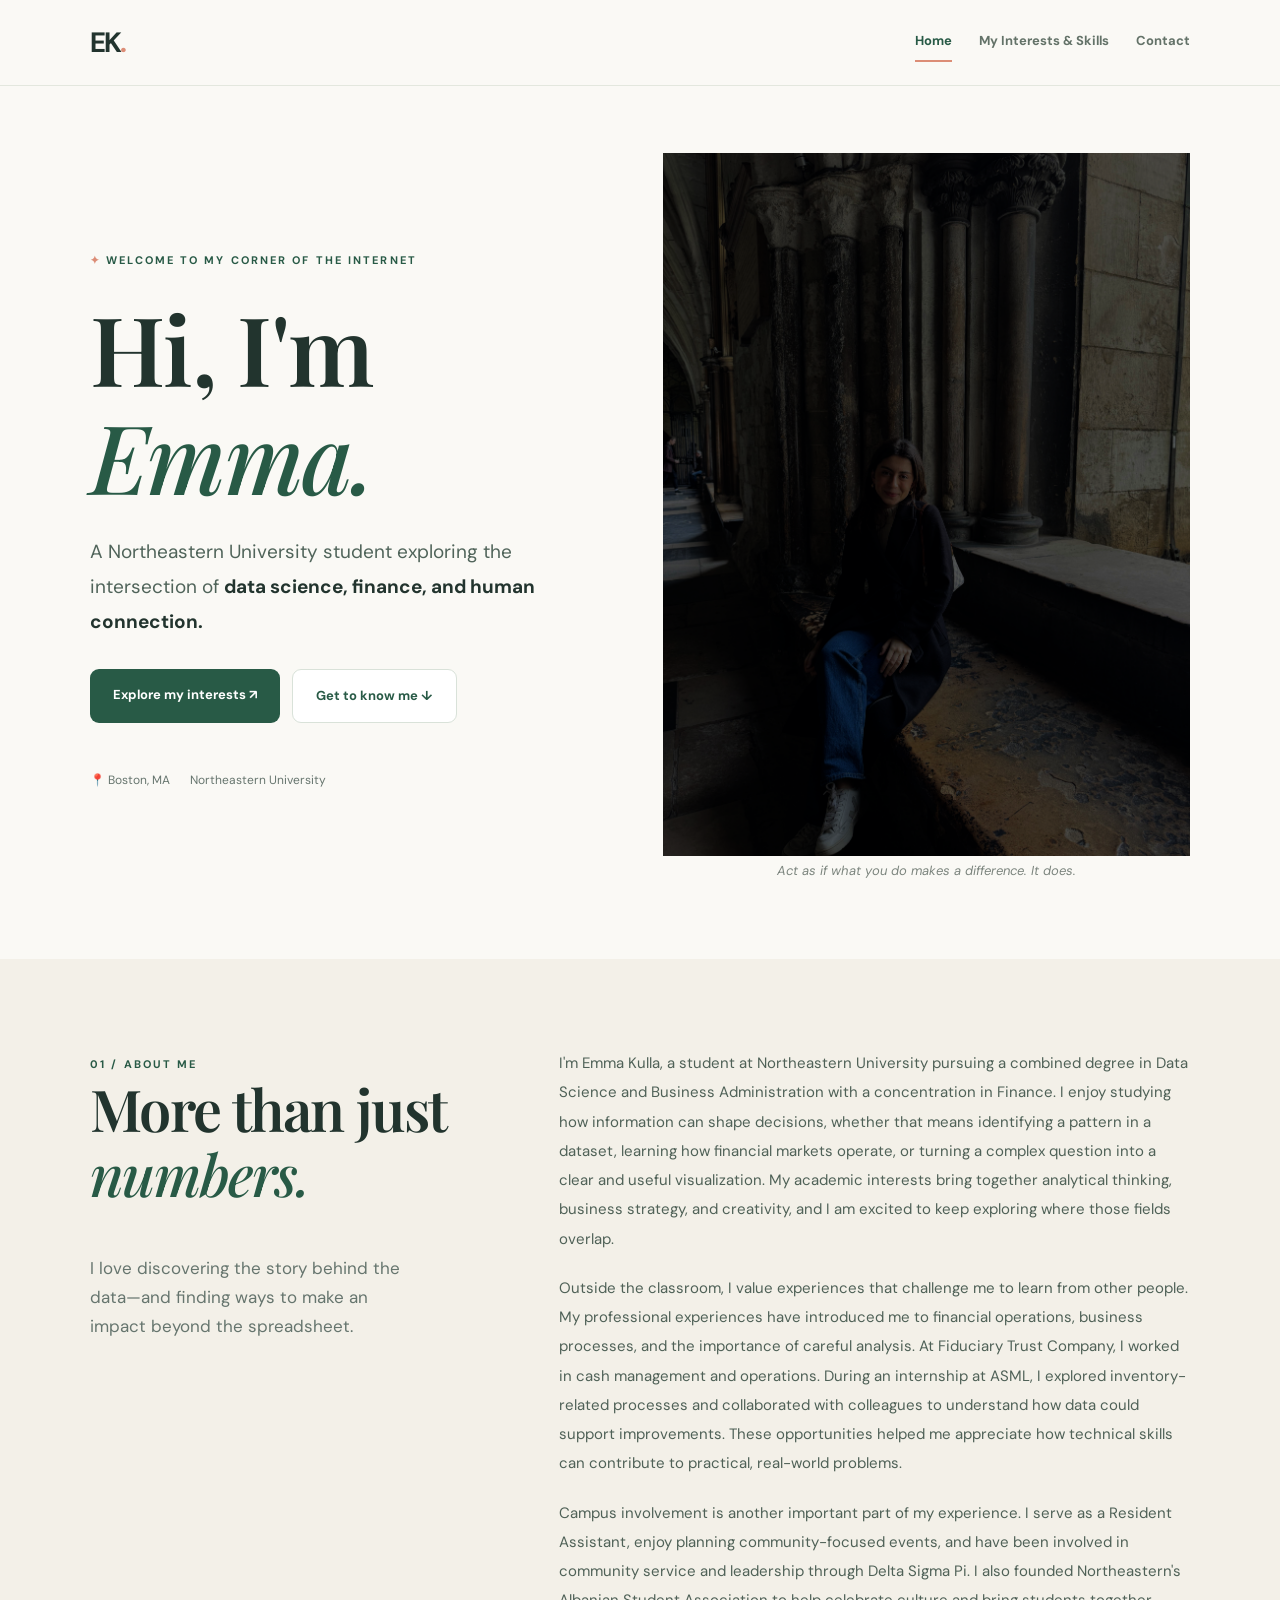
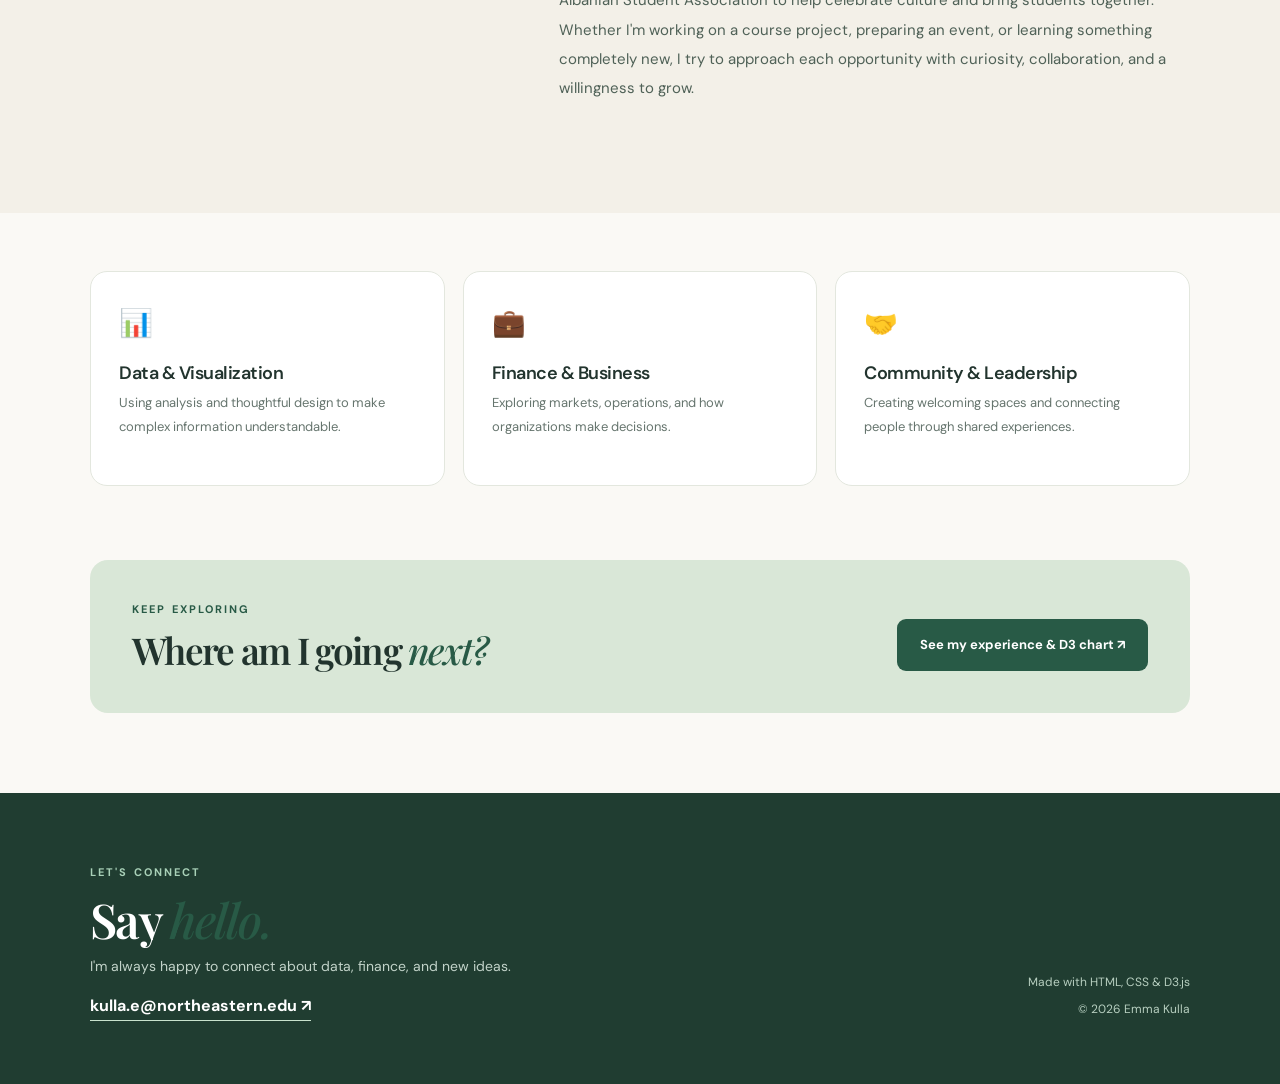
<file: index.html>
<!DOCTYPE html>
<html lang="en">
<head>
  <meta charset="UTF-8">
  <meta name="viewport" content="width=device-width, initial-scale=1">
  <meta name="description" content="Emma Kulla's personal website about her inolvements in data science, finance, and campus leadership.">
  <title>Emma Kulla | Home</title>
  <link rel="preconnect" href="https://fonts.googleapis.com">
  <link rel="preconnect" href="https://fonts.gstatic.com" crossorigin>
  <link href="https://fonts.googleapis.com/css2?family=DM+Sans:wght@400;500;600;700&family=Playfair+Display:wght@500;600;700&display=swap" rel="stylesheet">
  <link rel="stylesheet" href="styles.css">
</head>
<body>
  <header class="site-header">
    <div class="shell nav-wrap">
      <a class="brand" href="index.html">EK<span class="brand-dot">.</span></a>
      <nav aria-label="Main navigation">
        <a class="nav-link active" aria-current="page" href="index.html">Home</a>
        <a class="nav-link" href="interests.html">My Interests &amp; Skills</a>
        <a class="nav-link" href="#contact">Contact</a>
      </nav>
    </div>
  </header>
  <main>
    <section class="hero shell">
      <div class="hero-text">
        <span class="eyebrow"><span class="sparkle">✦</span> WELCOME TO MY CORNER OF THE INTERNET</span>
        <h1>Hi, I'm <em>Emma.</em></h1>
        <p class="lead">A Northeastern University student exploring the intersection of <strong>data science, finance, and human connection.</strong></p>
        <div class="hero-actions">
          <a class="button primary" href="interests.html">Explore my interests <span aria-hidden="true">↗</span></a>
          <a class="button secondary" href="#about">Get to know me ↓</a>
        </div>
        <div class="mini-facts"><span>📍 Boston, MA</span><span> Northeastern University</span></div>
      </div>
      <div class="hero-art">
        <img src="emma_img.jpg" alt="Headshot of Emma Kulla" class="hero-headshot">
        <span class="art-caption">Act as if what you do makes a difference. It does.</span>
      </div>
    </section>
    <section id="about" class="about-section">
      <div class="shell split">
        <div><span class="eyebrow">01 / ABOUT ME</span><h2>More than just <em>numbers.</em></h2><p class="section-note">I love discovering the story behind the data—and finding ways to make an impact beyond the spreadsheet.</p></div>
        <div class="prose">
          <p>I'm Emma Kulla, a student at Northeastern University pursuing a combined degree in Data Science and Business Administration with a concentration in Finance. I enjoy studying how information can shape decisions, whether that means identifying a pattern in a dataset, learning how financial markets operate, or turning a complex question into a clear and useful visualization. My academic interests bring together analytical thinking, business strategy, and creativity, and I am excited to keep exploring where those fields overlap.</p>
          <p>Outside the classroom, I value experiences that challenge me to learn from other people. My professional experiences have introduced me to financial operations, business processes, and the importance of careful analysis. At Fiduciary Trust Company, I worked in cash management and operations. During an internship at ASML, I explored inventory-related processes and collaborated with colleagues to understand how data could support improvements. These opportunities helped me appreciate how technical skills can contribute to practical, real-world problems.</p>
          <p>Campus involvement is another important part of my experience. I serve as a Resident Assistant, enjoy planning community-focused events, and have been involved in community service and leadership through Delta Sigma Pi. I also founded Northeastern's Albanian Student Association to help celebrate culture and bring students together. Whether I'm working on a course project, preparing an event, or learning something completely new, I try to approach each opportunity with curiosity, collaboration, and a willingness to grow.</p>
        </div>
      </div>
    </section>
    <section class="shell quick-cards" aria-label="Areas of focus">
      <article class="quick-card"><span class="card-icon">📊</span><h3>Data &amp; Visualization</h3><p>Using analysis and thoughtful design to make complex information understandable.</p></article>
      <article class="quick-card"><span class="card-icon">💼</span><h3>Finance &amp; Business</h3><p>Exploring markets, operations, and how organizations make decisions.</p></article>
      <article class="quick-card"><span class="card-icon">🤝</span><h3>Community &amp; Leadership</h3><p>Creating welcoming spaces and connecting people through shared experiences.</p></article>
    </section>
    <section class="cta-strip shell"><div><span class="eyebrow">KEEP EXPLORING</span><h2>Where am I going <em>next?</em></h2></div><a class="button primary" href="interests.html">See my experience &amp; D3 chart ↗</a></section>
  </main>
  <footer id="contact" class="footer"><div class="shell footer-layout"><div><span class="eyebrow">LET'S CONNECT</span><h2>Say <em>hello.</em></h2><p>I'm always happy to connect about data, finance, and new ideas.</p><a class="contact-email" href="mailto:kulla.e@northeastern.edu">kulla.e@northeastern.edu ↗</a></div><div class="footer-end"><span>Made with HTML, CSS &amp; D3.js</span><span>© 2026 Emma Kulla</span></div></div></footer>
</body>
</html>
</file>
<file: styles.css>
:root{--ink:#22342e;--muted:#66756e;--paper:#faf9f5;--cream:#f3f0e8;--sage:#d9e7d7;--green:#285a46;--coral:#dc8d76;--line:#e3e7de}*{box-sizing:border-box}html{scroll-behavior:smooth}body{margin:0;background:var(--paper);color:var(--ink);font-family:'DM Sans',Arial,sans-serif;line-height:1.7}a{color:inherit}img{max-width:100%;height:auto}.shell{width:min(1100px,calc(100% - 48px));margin-inline:auto}.site-header{background:rgba(250,249,245,.96);border-bottom:1px solid var(--line)}.nav-wrap{display:flex;align-items:center;justify-content:space-between;gap:20px;min-height:85px}.brand{font-weight:700;font-size:28px;letter-spacing:-2px;text-decoration:none}.brand-dot{color:var(--coral)}nav{display:flex;flex-wrap:wrap;gap:27px}nav a{font-weight:700;font-size:13px;text-decoration:none;padding:7px 0;color:#637268}nav a:hover,nav a.active{color:var(--green)}nav a.active{border-bottom:2px solid var(--coral)}.eyebrow{display:inline-block;font-size:11px;letter-spacing:2.1px;font-weight:700;color:var(--green)}.sparkle{color:var(--coral)}h1,h2,h3,h4,p{margin-top:0}h1,h2,h3{letter-spacing:-1.7px;line-height:1.13}h1,h2,h3,.footer h2{font-family:'Playfair Display',Georgia,serif;font-weight:600}em{color:var(--green);font-weight:500}h1{font-size:clamp(62px,7.5vw,103px);margin:20px 0 24px}h2{font-size:clamp(36px,4.5vw,58px)}h3{font-size:clamp(30px,3.3vw,44px)}h4{font-size:23px;margin:7px 0 0}.hero{min-height:650px;display:grid;grid-template-columns:1fr .98fr;align-items:center;gap:35px;padding-block:67px 76px}.hero-text{max-width:570px}.lead{font-size:19px;line-height:1.85;color:#50645a;max-width:510px}.lead strong{color:var(--ink);font-weight:700}.hero-actions{display:flex;gap:12px;flex-wrap:wrap;margin:30px 0}.button{display:inline-block;text-decoration:none;border-radius:9px;font-size:13px;font-weight:700;padding:15px 23px;transition:transform .2s ease,background .2s ease}.button:hover{transform:translateY(-2px)}.button.primary{background:var(--green);color:#fff}.button.primary:hover{background:#1c4535}.button.secondary{background:#fff;border:1px solid #d9e2d9;color:var(--green)}.mini-facts{display:flex;gap:20px;flex-wrap:wrap;color:var(--muted);font-size:12px;margin-top:47px}.hero-art{text-align:center}.hero-art img{display:block;width:100%}.art-caption{font-style:italic;font-size:13px;color:#7c857e}.about-section{background:var(--cream);padding:90px 0}.split{display:grid;grid-template-columns:.75fr 1.25fr;gap:90px}.section-note{color:var(--muted);font-size:17px;max-width:315px}.prose{color:#4f6157;font-size:15px;line-height:1.95}.prose p{margin-bottom:20px}.quick-cards{display:grid;grid-template-columns:repeat(3,1fr);gap:18px;padding-block:58px 74px}.quick-card{background:#fff;border:1px solid var(--line);border-radius:17px;padding:28px;min-height:215px}.card-icon{font-size:27px}.quick-card h3{font-family:'DM Sans',Arial,sans-serif;letter-spacing:-.5px;font-size:18px;margin:17px 0 8px}.quick-card p{font-size:13px;color:var(--muted);line-height:1.8}.cta-strip{background:var(--sage);padding:34px 42px 42px;border-radius:18px;display:flex;align-items:end;justify-content:space-between;gap:20px;margin-bottom:80px}.cta-strip h2{font-size:37px;margin:8px 0 0}.footer{background:#203d31;color:#fff;padding:64px 0}.footer-layout{display:flex;justify-content:space-between;align-items:end;gap:25px}.footer .eyebrow{color:#a9d1b8}.footer h2{font-size:48px;margin:8px 0}.footer p{font-size:14px;color:#c2d3c9}.contact-email{font-weight:700;text-decoration:none;border-bottom:1px solid #c9e3ce;padding-bottom:4px}.footer-end{display:flex;flex-direction:column;gap:7px;text-align:right;font-size:12px;color:#b7cfc0}.page-intro{display:grid;grid-template-columns:1fr .85fr;align-items:center;gap:50px;padding-block:82px 60px}.page-intro h2{font-size:clamp(48px,6vw,78px);margin:20px 0}.compact{max-width:560px}.interests-image{width:100%}.interests-copy{padding-block:15px 70px}.section-heading{max-width:760px;margin-bottom:28px}.section-heading h3{margin:12px 0 10px}.section-heading p{color:var(--muted);font-size:14px}.columns{columns:2;column-gap:48px}.columns p{break-inside:avoid}.chart-section{background:var(--cream);padding:75px 0 90px}.chart-card{background:white;border:1px solid var(--line);border-radius:18px;padding:30px 35px 20px;box-shadow:0 15px 30px rgba(34,52,46,.035)}.chart-top{display:flex;justify-content:space-between;align-items:center;gap:20px}.chart-pill{font-size:11px;color:var(--green);background:#e4efe5;border-radius:50px;padding:8px 14px;font-weight:700}#skills-chart svg{display:block;width:100%;height:auto;overflow:visible}.chart-detail{min-height:52px;background:#f6f9f5;border-radius:9px;padding:14px 18px;font-size:13px;color:var(--green)}.chart-source{font-size:11px;color:#7b8880;margin:14px 0 0}.interest-list{display:grid;grid-template-columns:1fr 1.1fr;gap:75px;padding-block:90px 35px}.interest-list ol{margin:0;padding-left:28px}.interest-list li{padding:0 0 19px 12px;color:#57665d}.interest-list li::marker{color:var(--coral);font-weight:700}.back-row{padding-bottom:80px}@media(max-width:800px){.hero,.split,.page-intro,.interest-list{grid-template-columns:1fr}.hero{padding-block:45px;gap:20px}.hero-art{max-width:580px;margin:auto}.split,.page-intro,.interest-list{gap:25px}.quick-cards{grid-template-columns:1fr}.columns{columns:1}.cta-strip,.footer-layout{align-items:start;flex-direction:column}.footer-end{text-align:left}.page-intro{padding-top:50px}.interests-image{max-width:400px}.mini-facts{margin-top:25px}}@media(max-width:480px){.shell{width:min(100% - 30px,1100px)}.nav-wrap{align-items:start;padding-block:15px;flex-direction:column;gap:8px}.site-header nav{gap:16px}h1{font-size:64px}.hero{min-height:0}.about-section,.chart-section{padding-block:55px}.chart-card{padding:20px 14px}.chart-top{align-items:start;flex-direction:column}.cta-strip{padding:25px}.footer{padding-block:45px}}
</file>
